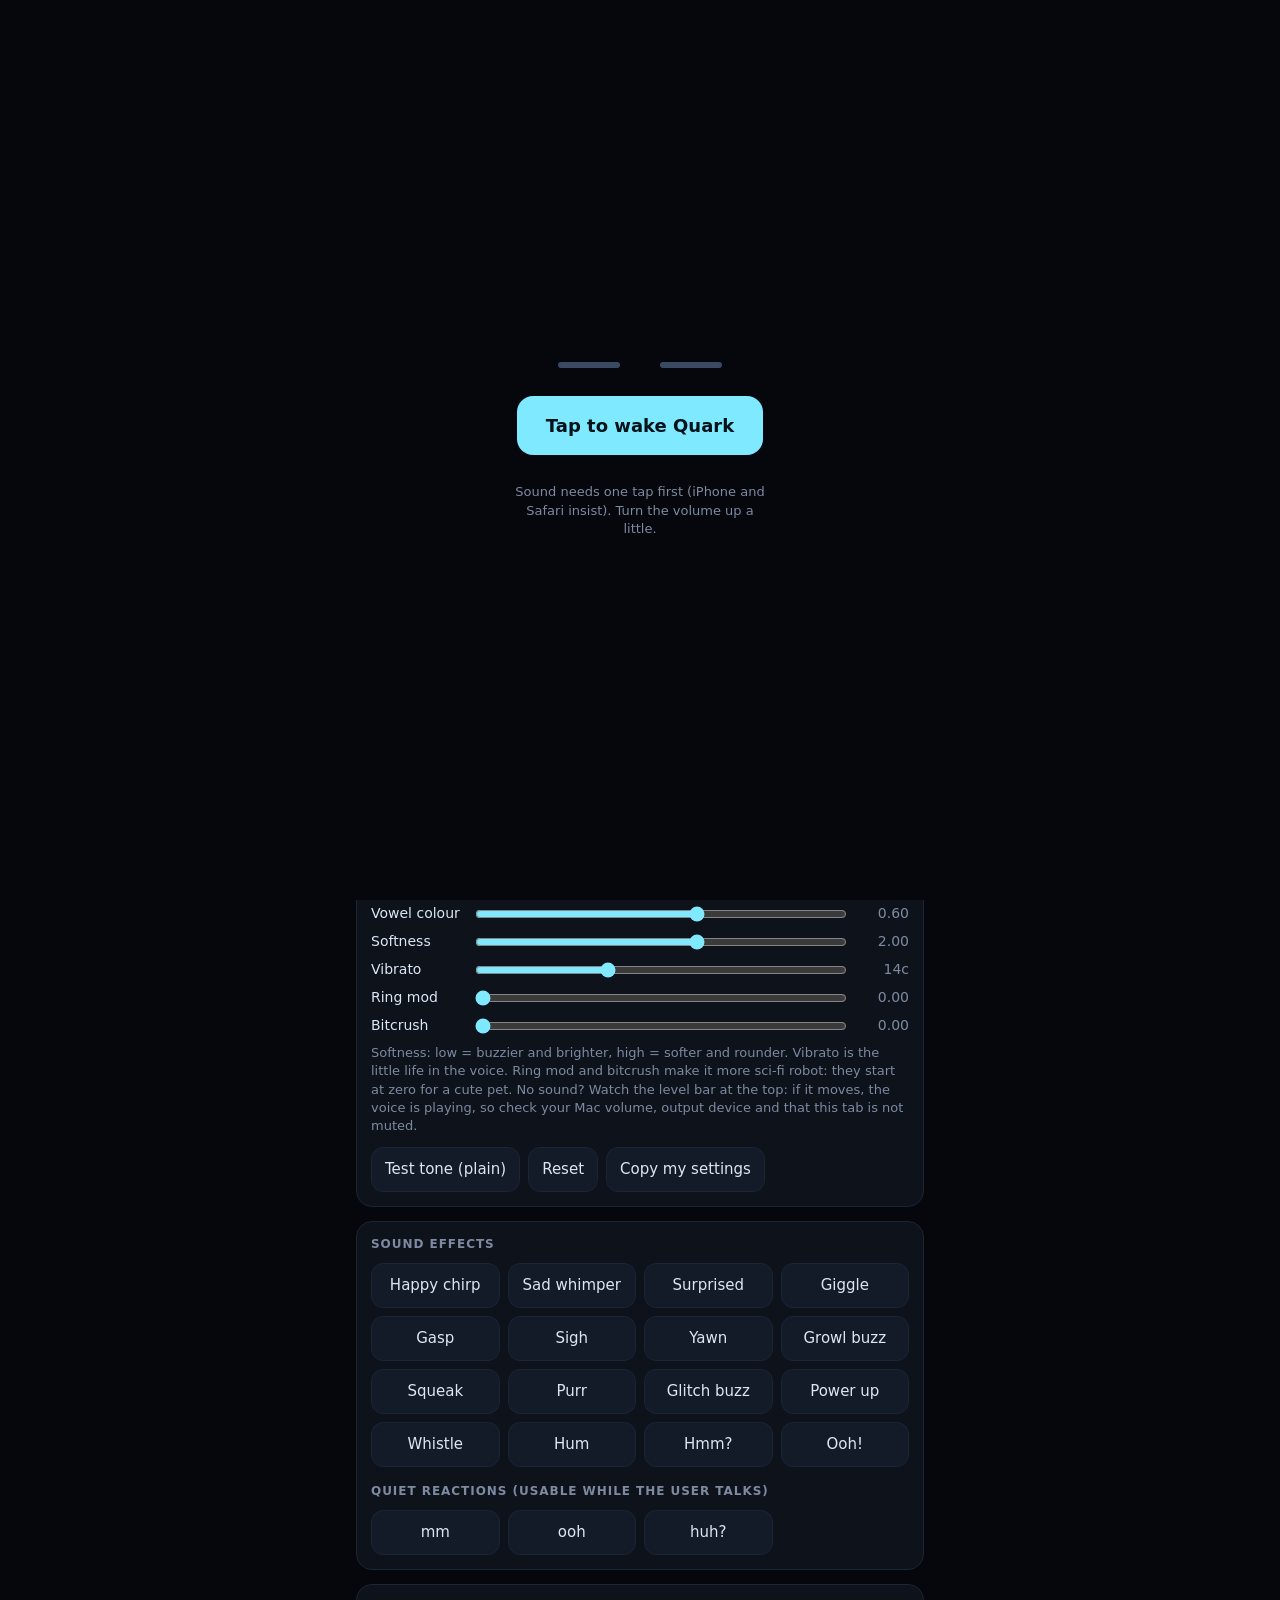
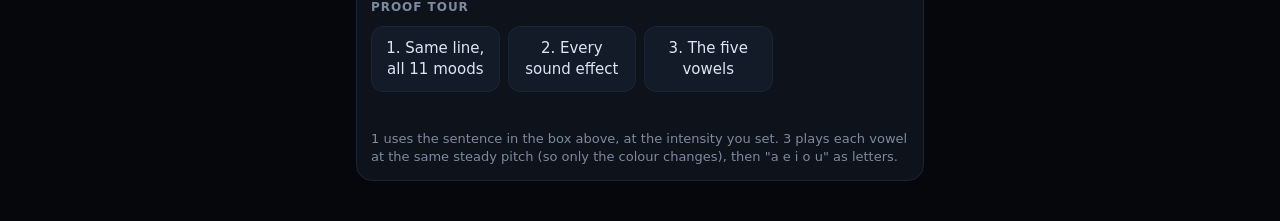
<file: voice-lab.html>
<!doctype html>
<html lang="en">
<head>
<meta charset="utf-8">
<meta name="viewport" content="width=device-width, initial-scale=1, viewport-fit=cover">
<meta name="theme-color" content="#05070c">
<title>Quark voice lab</title>
<style>
  :root {
    color-scheme: dark;
    --bg: #05070c; --card: #0d121b; --line: #1c2535; --text: #dbe6f5; --dim: #7d8aa0;
    --eye: #7fe9ff; --eye-glow: rgba(127, 233, 255, .55);
    --accent: #7fe9ff;
  }
  * { box-sizing: border-box; -webkit-tap-highlight-color: transparent; }
  html, body { margin: 0; background: var(--bg); color: var(--text); font: 15px/1.4 -apple-system, system-ui, "Segoe UI", Roboto, sans-serif; }
  body { padding: 0 16px calc(40px + env(safe-area-inset-bottom)); max-width: 600px; margin: 0 auto; }
  h1 { font-size: 15px; font-weight: 600; letter-spacing: .08em; text-transform: uppercase; color: var(--dim); margin: 18px 0 0; }
  h2 { font-size: 12px; font-weight: 600; letter-spacing: .08em; text-transform: uppercase; color: var(--dim); margin: 0 0 10px; }
  .card { background: var(--card); border: 1px solid var(--line); border-radius: 16px; padding: 14px; margin-top: 14px; }

  /* ---- the face ---- */
  .stage { position: relative; height: 210px; margin-top: 12px; border-radius: 20px; background: radial-gradient(120% 120% at 50% 40%, #0b111b, #05070c 70%); border: 1px solid var(--line); overflow: hidden; }
  .eyes { position: absolute; inset: 0; display: flex; align-items: center; justify-content: center; gap: 44px; transition: filter .2s; }
  .eye {
    width: var(--w, 58px); height: var(--h, 78px); border-radius: var(--r, 42%);
    background: var(--eye); box-shadow: 0 0 22px var(--eye-glow), 0 0 60px var(--eye-glow);
    transform: translateY(var(--dy, 0)) rotate(var(--rot, 0deg)) scaleY(var(--sy, 1)) scaleX(var(--sx, 1));
    transition: width .25s, height .25s, border-radius .25s, background .25s, box-shadow .25s;
  }
  .eye.r { --rot: var(--rotr, 0deg); }
  .eye.l { --rot: var(--rotl, 0deg); }
  .eyes.glitch { animation: glitch .12s steps(2) infinite; }
  @keyframes glitch { 0% { transform: translate(3px, -2px); filter: hue-rotate(40deg); } 100% { transform: translate(-4px, 2px); filter: hue-rotate(-60deg) contrast(1.4); } }
  .stage .tag { position: absolute; left: 12px; bottom: 10px; font-size: 12px; color: var(--dim); letter-spacing: .06em; }
  .stage.asleep .eye { --h: 5px !important; --w: 64px !important; --r: 6px !important; opacity: .55; }

  /* mood looks: size, shape, tilt and colour, so each mood is readable even with the sound off */
  .m-neutral  { }
  .m-happy    { --h: 52px; --r: 50% 50% 18% 18%; --eye: #8cf6e0; --eye-glow: rgba(140,246,224,.55); }
  .m-excited  { --h: 92px; --w: 62px; --eye: #ffe36b; --eye-glow: rgba(255,227,107,.6); }
  .m-sad      { --h: 56px; --r: 18% 18% 50% 50%; --rotl: -12deg; --rotr: 12deg; --dy: 8px; --eye: #7aa7ff; --eye-glow: rgba(122,167,255,.5); }
  .m-sulky    { --h: 30px; --r: 16%; --dy: 8px; --eye: #a799d6; --eye-glow: rgba(167,153,214,.4); }
  .m-angry    { --h: 62px; --r: 14%; --rotl: 14deg; --rotr: -14deg; --eye: #ff5a4d; --eye-glow: rgba(255,90,77,.6); }
  .m-sleepy   { --h: 18px; --r: 50%; --dy: 10px; --eye: #6f86a8; --eye-glow: rgba(111,134,168,.35); }
  .m-scared   { --h: 90px; --w: 46px; --eye: #d6ff86; --eye-glow: rgba(214,255,134,.55); }
  .m-shy      { --h: 46px; --w: 46px; --r: 50%; --dy: 10px; --eye: #ff9fd0; --eye-glow: rgba(255,159,208,.5); }
  .m-smug     { --h: 34px; --r: 12% 12% 50% 50%; --rotl: 4deg; --rotr: 4deg; --eye: #8cffb2; --eye-glow: rgba(140,255,178,.45); }
  .m-curious  { --h: 84px; --w: 56px; --rotr: -8deg; --eye: #8ae8ff; --eye-glow: rgba(138,232,255,.55); }
  .m-curious .eye.r { --sy: 1.12; --sx: 1.12; }

  /* ---- output meter: proves sound is leaving the page, even if you cannot hear it ---- */
  .meter { display: flex; align-items: center; gap: 10px; margin-top: 10px; font-size: 12px; color: var(--dim); }
  .meter .bar { flex: 0 0 38%; height: 8px; border-radius: 6px; background: #0b111b; border: 1px solid var(--line); overflow: hidden; }
  .meter .bar i { display: block; height: 100%; width: 0; background: var(--accent); transition: width .06s linear; }

  /* ---- subtitles ---- */
  .subs { min-height: 64px; margin-top: 12px; padding: 12px 14px; border-radius: 14px; background: #080c13; border: 1px solid var(--line); font-size: 20px; line-height: 1.35; display: flex; flex-wrap: wrap; gap: 0 .35em; align-content: flex-start; }
  .subs .w { color: var(--dim); animation: pop .18s ease-out; }
  .subs .w.now { color: #fff; text-shadow: 0 0 12px var(--eye-glow); }
  .subs .ghost { color: #3c475b; font-size: 14px; }
  @keyframes pop { from { transform: translateY(5px); opacity: 0; } to { transform: none; opacity: 1; } }

  /* ---- controls ---- */
  .row { display: flex; gap: 8px; align-items: center; }
  input[type=text], select { width: 100%; padding: 12px; border-radius: 12px; border: 1px solid var(--line); background: #080c13; color: var(--text); font: inherit; min-width: 0; }
  button { font: inherit; color: var(--text); background: #131b29; border: 1px solid var(--line); border-radius: 12px; padding: 11px 13px; cursor: pointer; touch-action: manipulation; }
  button:active { background: #1b2740; }
  button.primary { background: var(--accent); color: #04121a; border-color: transparent; font-weight: 600; white-space: nowrap; }
  button.primary:active { filter: brightness(.9); }
  .chips { display: flex; flex-wrap: wrap; gap: 8px; margin-top: 10px; }
  .chips button { padding: 8px 11px; border-radius: 999px; font-size: 14px; }
  .grid { display: grid; grid-template-columns: repeat(auto-fill, minmax(112px, 1fr)); gap: 8px; }
  .sl { display: grid; grid-template-columns: 92px 1fr 54px; gap: 10px; align-items: center; margin-top: 8px; font-size: 14px; }
  .sl output { text-align: right; color: var(--dim); font-variant-numeric: tabular-nums; }
  input[type=range] { width: 100%; accent-color: var(--accent); }
  label.l { display: block; font-size: 12px; color: var(--dim); margin: 12px 0 6px; }
  .now-playing { font-size: 14px; color: var(--accent); min-height: 20px; margin-top: 10px; }
  .hint { color: var(--dim); font-size: 13px; margin: 8px 0 0; }
  pre { margin: 10px 0 0; padding: 10px; background: #080c13; border: 1px solid var(--line); border-radius: 10px; color: var(--dim); font-size: 12px; overflow: auto; white-space: pre-wrap; }

  /* ---- wake screen ---- */
  .wake { position: fixed; inset: 0; z-index: 10; background: var(--bg); display: flex; flex-direction: column; align-items: center; justify-content: center; gap: 28px; transition: opacity .5s, visibility .5s; }
  .wake.gone { opacity: 0; visibility: hidden; pointer-events: none; }
  .wake .sleepeyes { display: flex; gap: 40px; }
  .wake .sleepeyes i { display: block; width: 62px; height: 6px; border-radius: 6px; background: #3a4a63; }
  .wake button { font-size: 18px; padding: 16px 28px; border-radius: 16px; }
  .wake p { margin: 0; color: var(--dim); font-size: 13px; max-width: 260px; text-align: center; }
</style>
</head>
<body>

<div class="wake" id="wake">
  <div class="sleepeyes"><i></i><i></i></div>
  <button class="primary" id="wakeBtn">Tap to wake Quark</button>
  <p>Sound needs one tap first (iPhone and Safari insist). Turn the volume up a little.</p>
</div>

<h1>Quark voice lab</h1>

<div class="stage asleep" id="stage">
  <div class="eyes m-neutral" id="eyes"><div class="eye l"></div><div class="eye r"></div></div>
  <div class="tag" id="faceTag">asleep</div>
</div>
<div class="meter" id="meterBox"><div class="bar"><i id="meterBar"></i></div><span id="audioStatus">audio: asleep</span></div>
<div class="subs" id="subs"><span class="ghost">Words show up here as they are said.</span></div>

<div class="card">
  <h2>Say something</h2>
  <div class="row">
    <input type="text" id="text" value="Hi! I missed you!" autocomplete="off" enterkeyhint="go" aria-label="Text to speak">
    <button class="primary" id="speak">Speak</button>
    <button id="stopBtn" aria-label="Stop">Stop</button>
  </div>
  <div class="chips" id="presets"></div>

  <label class="l" for="style">Voice style</label>
  <select id="style">
    <option value="voice">Pet voice (light, soft, talks like a little creature)</option>
    <option value="chirp">Chirps (one beep per letter, the first version)</option>
  </select>

  <label class="l" for="mood">Mood</label>
  <select id="mood"></select>
  <div class="sl"><span>Intensity</span><input type="range" id="intensity" min="0" max="100" step="1" value="70"><output id="o-intensity">70</output></div>
</div>

<div class="card">
  <h2>Tune the voice</h2>
  <div class="sl"><span>Pitch (Hz)</span><input type="range" id="pitch" min="200" max="1200" step="5" value="520"><output></output></div>
  <div class="sl"><span>Speed</span><input type="range" id="speed" min="0.5" max="2" step="0.05" value="1"><output></output></div>
  <div class="sl"><span>Volume</span><input type="range" id="volume" min="0" max="0.5" step="0.01" value="0.18"><output></output></div>
  <div class="sl"><span>Vowel colour</span><input type="range" id="formant" min="0" max="1" step="0.01" value="0.6"><output></output></div>
  <div class="sl"><span>Softness</span><input type="range" id="softness" min="0.8" max="2.8" step="0.05" value="2"><output></output></div>
  <div class="sl"><span>Vibrato</span><input type="range" id="vibrato" min="0" max="40" step="1" value="14"><output></output></div>
  <div class="sl"><span>Ring mod</span><input type="range" id="ring" min="0" max="1" step="0.01" value="0"><output></output></div>
  <div class="sl"><span>Bitcrush</span><input type="range" id="crush" min="0" max="1" step="0.01" value="0"><output></output></div>
  <p class="hint" id="styleHint">Softness: low = buzzier and brighter, high = softer and rounder. Vibrato is the little life in the voice. Ring mod and bitcrush make it more sci-fi robot: they start at zero for a cute pet. No sound? Watch the level bar at the top: if it moves, the voice is playing, so check your Mac volume, output device and that this tab is not muted.</p>
  <div class="row" style="margin-top:12px">
    <button id="testTone">Test tone (plain)</button>
    <button id="reset">Reset</button>
    <button id="copy">Copy my settings</button>
  </div>
  <pre id="dump" hidden></pre>
</div>

<div class="card">
  <h2>Sound effects</h2>
  <div class="grid" id="fx"></div>
  <h2 style="margin-top:16px">Quiet reactions (usable while the user talks)</h2>
  <div class="grid" id="bc"></div>
</div>

<div class="card">
  <h2>Proof tour</h2>
  <div class="grid">
    <button id="tourMoods">1. Same line, all 11 moods</button>
    <button id="tourFx">2. Every sound effect</button>
    <button id="tourVowels">3. The five vowels</button>
  </div>
  <div class="now-playing" id="nowPlaying"></div>
  <p class="hint">1 uses the sentence in the box above, at the intensity you set. 3 plays each vowel at the same steady pitch (so only the colour changes), then "a e i o u" as letters.</p>
</div>

<script type="module">
import { createRobotVoice, MOOD_NAMES, splitSentences } from './js/robotvoice.js';

const $ = (id) => document.getElementById(id);
const voice = createRobotVoice();
const D = JSON.parse(JSON.stringify(voice.config));                      // the defaults, for Reset

// ---------------------------------------------------------------- the face
const stage = $('stage'), eyes = $('eyes'), tag = $('faceTag');
const eyeEls = [...eyes.querySelectorAll('.eye')];
let talkUntil = 0, bump = 0, blinkAt = performance.now() + 2500, blinkEnd = 0;

function setLook(mood) {
  eyes.className = `eyes m-${mood}`;
  tag.textContent = stage.classList.contains('asleep') ? 'asleep' : mood;
}
function faceTalk(ms, mood = null) {
  if (mood) setLook(mood);
  talkUntil = performance.now() + ms;
}
function frame(now) {
  let sy = 1, dy = 0;
  if (now < talkUntil) {                                                  // talking: the eyes pulse in time with the chirps
    bump *= 0.9;
    sy = 1 - 0.14 * Math.abs(Math.sin(now / 62)) - 0.1 * bump;
    dy = -2 * Math.sin(now / 90);
  } else bump = 0;
  if (now > blinkAt) { blinkEnd = now + 110; blinkAt = now + 2200 + Math.random() * 3200; }
  if (now < blinkEnd) sy *= 0.08;
  for (const e of eyeEls) { e.style.setProperty('--sy', sy.toFixed(3)); e.style.setProperty('--dy', `${dy.toFixed(1)}px`); }
  requestAnimationFrame(frame);
}
requestAnimationFrame(frame);

// ---------------------------------------------------------------- subtitles
const subs = $('subs');
function subsClear() { subs.innerHTML = ''; }
function subsWord(word) {
  subs.querySelectorAll('.now').forEach((n) => n.classList.remove('now'));
  const s = document.createElement('span');
  s.className = 'w now'; s.textContent = word;
  subs.appendChild(s);
}
function subsDone() { subs.querySelectorAll('.now').forEach((n) => n.classList.remove('now')); }

// ---------------------------------------------------------------- controls
const moodSel = $('mood');
MOOD_NAMES.forEach((m) => { const o = document.createElement('option'); o.value = m; o.textContent = m; moodSel.appendChild(o); });
moodSel.value = 'neutral';

const sliders = {
  pitch:   { el: $('pitch'),   set: (v) => { voice.config.pitch = v; }, fmt: (v) => Math.round(v) },
  speed:   { el: $('speed'),   set: (v) => { voice.config.speed = v; }, fmt: (v) => v.toFixed(2) },
  volume:  { el: $('volume'),  set: (v) => { voice.config.volume = v; }, fmt: (v) => v.toFixed(2) },
  formant: { el: $('formant'), set: (v) => { voice.config.formant.amount = v; }, fmt: (v) => v.toFixed(2) },
  softness: { el: $('softness'), set: (v) => { voice.config.voice.softness = v; }, fmt: (v) => v.toFixed(2) },
  vibrato: { el: $('vibrato'), set: (v) => { voice.config.voice.vibrato = v; }, fmt: (v) => Math.round(v) + 'c' },
  ring:    { el: $('ring'),    set: (v) => { voice.config.ringMod.amount = v; }, fmt: (v) => v.toFixed(2) },
  crush:   { el: $('crush'),   set: (v) => { voice.config.bitcrush.amount = v; }, fmt: (v) => v.toFixed(2) },
};
for (const s of Object.values(sliders)) {
  const out = s.el.parentElement.querySelector('output');
  const sync = () => { const v = parseFloat(s.el.value); s.set(v); out.textContent = s.fmt(v); };
  s.el.addEventListener('input', sync); sync();
}
$('intensity').addEventListener('input', () => { $('o-intensity').textContent = $('intensity').value; });

// the voice style: the shared effects (ring mod, crush) have different defaults for each, so the sliders follow the style
const styleSel = $('style');
function syncSlidersToConfig() {
  const c = voice.config;
  sliders.pitch.el.value = c.pitch; sliders.speed.el.value = c.speed; sliders.volume.el.value = c.volume; sliders.formant.el.value = c.formant.amount;
  sliders.softness.el.value = c.voice.softness; sliders.vibrato.el.value = c.voice.vibrato; sliders.ring.el.value = c.ringMod.amount; sliders.crush.el.value = c.bitcrush.amount;
  for (const s of Object.values(sliders)) s.el.dispatchEvent(new Event('input'));
}
styleSel.addEventListener('change', () => { voice.setStyle(styleSel.value); syncSlidersToConfig(); try { localStorage.setItem('quark-voice-style', styleSel.value); } catch { /* fine */ } });
try { const saved = localStorage.getItem('quark-voice-style'); if (saved === 'chirp' || saved === 'voice') { styleSel.value = saved; voice.setStyle(saved); } } catch { /* fine */ }
syncSlidersToConfig();

const opts = () => ({
  mood: moodSel.value, intensity: +$('intensity').value,
  pitch: +$('pitch').value, speed: +$('speed').value, volume: +$('volume').value,
});

// ---------------------------------------------------------------- speaking
let token = 0;                                                            // bumped to cancel a proof tour
function ensure() { voice.unlock(); }

/** Speak with subtitles and the face. Returns { ms, done } so the tours can wait for the end. */
function say(text, o = opts()) {
  ensure();
  const sentences = splitSentences(text);
  setLook(o.mood);
  subsClear();
  const handlers = {
    onWord: (w) => { bump = 1; subsWord(w); },
    onEnd: () => { subsDone(); },
  };
  if (sentences.length > 1) {
    const q = voice.speakQueue(sentences, { ...o, ...handlers });
    faceTalk(q.ms);
    return { ms: q.ms, done: q.done };
  }
  const ms = voice.robotSpeak(text, { ...o, ...handlers, onStart: () => faceTalk(ms) });
  faceTalk(ms);
  return { ms, done: new Promise((r) => setTimeout(r, ms)) };
}

$('speak').addEventListener('click', () => { token++; say($('text').value || 'Hi!'); });
$('text').addEventListener('keydown', (e) => { if (e.key === 'Enter') $('speak').click(); });
$('stopBtn').addEventListener('click', () => { token++; voice.stop(); talkUntil = 0; subsDone(); $('nowPlaying').textContent = ''; });

const PRESETS = ['Hi! I missed you!', 'Ow! That hurt!', 'Want to play a game?', "Hmph. I'm not talking to you."];
const PRESET_MOOD = { 'Hi! I missed you!': 'happy', 'Ow! That hurt!': 'angry', 'Want to play a game?': 'curious', "Hmph. I'm not talking to you.": 'sulky' };
for (const p of PRESETS) {
  const b = document.createElement('button');
  b.textContent = p;
  b.addEventListener('click', () => { token++; $('text').value = p; moodSel.value = PRESET_MOOD[p]; say(p); });
  $('presets').appendChild(b);
}

// ---------------------------------------------------------------- sound effects
const FX = [
  ['happyChirp', 'Happy chirp', 'happy'], ['sadWhimper', 'Sad whimper', 'sad'], ['surprised', 'Surprised', 'excited'], ['giggle', 'Giggle', 'happy'],
  ['gasp', 'Gasp', 'scared'], ['sigh', 'Sigh', 'sad'], ['yawn', 'Yawn', 'sleepy'], ['growlBuzz', 'Growl buzz', 'angry'],
  ['squeak', 'Squeak', 'shy'], ['purr', 'Purr', 'happy'], ['glitchBuzz', 'Glitch buzz', 'scared'], ['powerUp', 'Power up', 'excited'],
  ['whistle', 'Whistle', 'happy'], ['hum', 'Hum', 'smug'], ['hmm', 'Hmm?', 'curious'], ['ooh', 'Ooh!', 'curious'],
];
function playFx(name, mood) {
  ensure();
  subsClear();
  const ms = voice.effects[name]();
  setLook(mood); faceTalk(ms);
  if (name === 'glitchBuzz') { eyes.classList.add('glitch'); setTimeout(() => eyes.classList.remove('glitch'), ms); }
  return ms;
}
for (const [name, label, mood] of FX) {
  const b = document.createElement('button');
  b.textContent = label; b.dataset.fx = name;
  b.addEventListener('click', () => { token++; playFx(name, mood); });
  $('fx').appendChild(b);
}
for (const [type, label] of [['mm', 'mm'], ['ooh', 'ooh'], ['huh', 'huh?']]) {
  const b = document.createElement('button');
  b.textContent = label;
  b.addEventListener('click', () => { ensure(); const ms = voice.backchannel(type); faceTalk(ms); });
  $('bc').appendChild(b);
}

// ---------------------------------------------------------------- proof tours
const wait = (ms) => new Promise((r) => setTimeout(r, ms));
const np = $('nowPlaying');
async function tour(items, gap = 650) {
  const my = ++token;
  for (let i = 0; i < items.length; i++) {
    if (token !== my) return;
    const it = items[i];
    np.textContent = `${i + 1}/${items.length}: ${it.label}`;
    const ms = await it.play();
    await wait(ms + gap);
  }
  if (token === my) np.textContent = 'Done.';
}

$('tourMoods').addEventListener('click', () => {
  ensure();
  const line = $('text').value || 'Hi! I missed you!';
  const o = opts();
  tour(MOOD_NAMES.map((m) => ({ label: `"${line}" as ${m}`, play: () => say(line, { ...o, mood: m, intensity: m === 'neutral' ? o.intensity : Math.max(o.intensity, 80) }).ms })), 800);
});
$('tourFx').addEventListener('click', () => {
  ensure();
  tour(FX.map(([name, label, mood]) => ({ label: label, play: () => (name === 'purr' ? playFx(name, mood) : playFx(name, mood)) })), 500);
});
$('tourVowels').addEventListener('click', () => {
  ensure();
  const items = [...'aeiou'].map((v) => ({
    label: `vowel "${v}", same pitch`,
    play: () => { subsClear(); subsWord(v); const ms = voice.effects.vowel(v); faceTalk(ms); return ms; },
  }));
  items.push({ label: 'as letters: a e i o u', play: () => say('a e i o u', { ...opts(), mood: 'neutral' }).ms });
  tour(items, 450);
});

// ---------------------------------------------------------------- misc
$('reset').addEventListener('click', () => {
  voice.setStyle(styleSel.value);                                         // back to that style's own defaults
  voice.config.formant.amount = D.formant.amount; voice.config.voice.softness = D.voice.softness; voice.config.voice.vibrato = D.voice.vibrato;
  voice.config.pitch = D.pitch; voice.config.speed = D.speed; voice.config.volume = D.volume;
  syncSlidersToConfig();
  $('intensity').value = 70; $('intensity').dispatchEvent(new Event('input')); moodSel.value = 'neutral';
});
$('copy').addEventListener('click', async () => {
  const json = JSON.stringify({ mood: moodSel.value, intensity: +$('intensity').value, pitch: voice.config.pitch, speed: voice.config.speed, volume: voice.config.volume,
    vowelColour: voice.config.formant.amount, softness: voice.config.voice.softness, vibrato: voice.config.voice.vibrato,
    ringMod: voice.config.ringMod.amount, bitcrush: voice.config.bitcrush.amount, style: voice.config.style }, null, 2);
  const d = $('dump'); d.hidden = false; d.textContent = json;
  try { await navigator.clipboard.writeText(json); d.textContent = json + '\n\n(copied)'; } catch { /* the text is on screen */ }
});

document.addEventListener('visibilitychange', () => { if (document.visibilityState === 'visible' && voice.context) voice.context.resume().catch(() => {}); });

// ---------------------------------------------------------------- output meter, test tone, and (with ?diag=1) a self-test that reports what it measured
const meterBar = $('meterBar'), audioStatus = $('audioStatus');
let peakSinceTap = 0;
(function meter() {
  const c = voice.context;
  if (c) {
    const l = voice.level();
    peakSinceTap = Math.max(peakSinceTap, l.peak);
    meterBar.style.width = Math.min(100, Math.round(Math.sqrt(l.rms) * 160)) + '%';
    audioStatus.textContent = `audio: ${c.state} · ${c.sampleRate} Hz · loudest so far ${peakSinceTap.toFixed(2)}`;
  }
  requestAnimationFrame(meter);
})();

/** A plain 440 Hz tone straight to the speakers, bypassing the whole voice: if you hear this, your sound works. */
function testTone() {
  voice.unlock();
  const c = voice.context, o = c.createOscillator(), g = c.createGain();
  o.frequency.value = 440; g.gain.setValueAtTime(0.0001, c.currentTime); g.gain.linearRampToValueAtTime(0.12, c.currentTime + 0.03); g.gain.linearRampToValueAtTime(0.0001, c.currentTime + 0.5);
  o.connect(g); g.connect(c.destination); o.start(); o.stop(c.currentTime + 0.55);
  return o;
}
$('testTone').addEventListener('click', () => { token++; testTone(); });

const DIAG = new URLSearchParams(location.search).has('diag');
const diag = (tag, obj = {}) => { if (!DIAG) return; try { new Image().src = 'http://127.0.0.1:5399/d?' + encodeURIComponent(JSON.stringify({ tag, ...obj })); } catch { /* the listener is not running */ } };
if (DIAG) {
  window.addEventListener('error', (e) => diag('error', { msg: e.message, at: (e.filename || '').split('/').pop() + ':' + e.lineno }));
  window.addEventListener('unhandledrejection', (e) => diag('rejection', { msg: String(e.reason && e.reason.stack || e.reason) }));
  diag('load', { ua: navigator.userAgent, brave: !!navigator.brave, style: voice.config.style });
}
async function selfTest() {
  const wait = (ms) => new Promise((r) => setTimeout(r, ms));
  const c = voice.context, R = { state: c.state, rate: c.sampleRate, baseLatency: c.baseLatency, outLatency: c.outputLatency };
  try {
    const nb = c.createBuffer(1, 2048, c.sampleRate), d = nb.getChannelData(0); for (let i = 0; i < d.length; i++) d[i] = i % 2 ? 0.5 : -0.5;
    R.bufferKeepsWrites = Math.abs(nb.getChannelData(0)[1] - 0.5) < 1e-6;                      // false would mean the browser hands out copies (anti-fingerprinting)
    const nb2 = c.createBuffer(1, 2048, c.sampleRate); nb2.copyToChannel(Float32Array.from(d), 0);
    R.copyToChannelWorks = Math.abs(nb2.getChannelData(0)[1] - 0.5) < 0.01;                    // the safe way to fill a buffer
  } catch (e) { R.bufferErr = String(e); }
  const peak = async (ms) => { let p = 0, r = 0; const t0 = performance.now(); while (performance.now() - t0 < ms) { const l = voice.level(); p = Math.max(p, l.peak); r = Math.max(r, l.rms); await wait(20); } return { peak: +p.toFixed(4), rms: +r.toFixed(4) }; };
  try {
    const raw = c.createAnalyser(), o = c.createOscillator(), g = c.createGain(); g.gain.value = 0.1; o.connect(g); g.connect(raw); raw.connect(c.destination); o.start(); o.stop(c.currentTime + 0.4);
    const buf = new Float32Array(raw.fftSize); let rp = 0; const t0 = performance.now(); while (performance.now() - t0 < 350) { raw.getFloatTimeDomainData(buf); for (const v of buf) rp = Math.max(rp, Math.abs(v)); await wait(20); }
    R.rawToneAtAnalyser = +rp.toFixed(4);
  } catch (e) { R.rawErr = String(e); }
  try { const ms = voice.robotSpeak('Hi! I missed you!', { mood: 'neutral' }); R.speakMs = ms; R.voice = await peak(ms + 200); } catch (e) { R.speakErr = String(e && e.stack || e); }
  try { const ms = voice.effects.giggle(); R.giggle = await peak(ms + 150); } catch (e) { R.fxErr = String(e && e.stack || e); }
  try { voice.style; voice.setStyle('chirp'); const ms = voice.robotSpeak('Hi! I missed you!', { mood: 'neutral' }); R.chirp = await peak(ms + 200); voice.setStyle(styleSel.value); } catch (e) { R.chirpErr = String(e); }
  R.stateAfter = c.state;
  diag('selftest', R);
  return R;
}

// ---------------------------------------------------------------- wake
$('wakeBtn').addEventListener('click', () => {
  if (!voice.unlock()) { $('wakeBtn').textContent = 'This browser has no Web Audio'; return; }
  $('wake').classList.add('gone');
  stage.classList.remove('asleep');
  setLook('neutral');
  const ms = voice.effects.powerUp();
  faceTalk(ms, 'excited');
  setTimeout(() => setLook('neutral'), ms + 100);
  if (DIAG) setTimeout(() => { selfTest(); }, ms + 600);
});

window.lab = { voice, say, playFx, tour, token: () => token, sliders, styleSel };
</script>
</body>
</html>
</file>
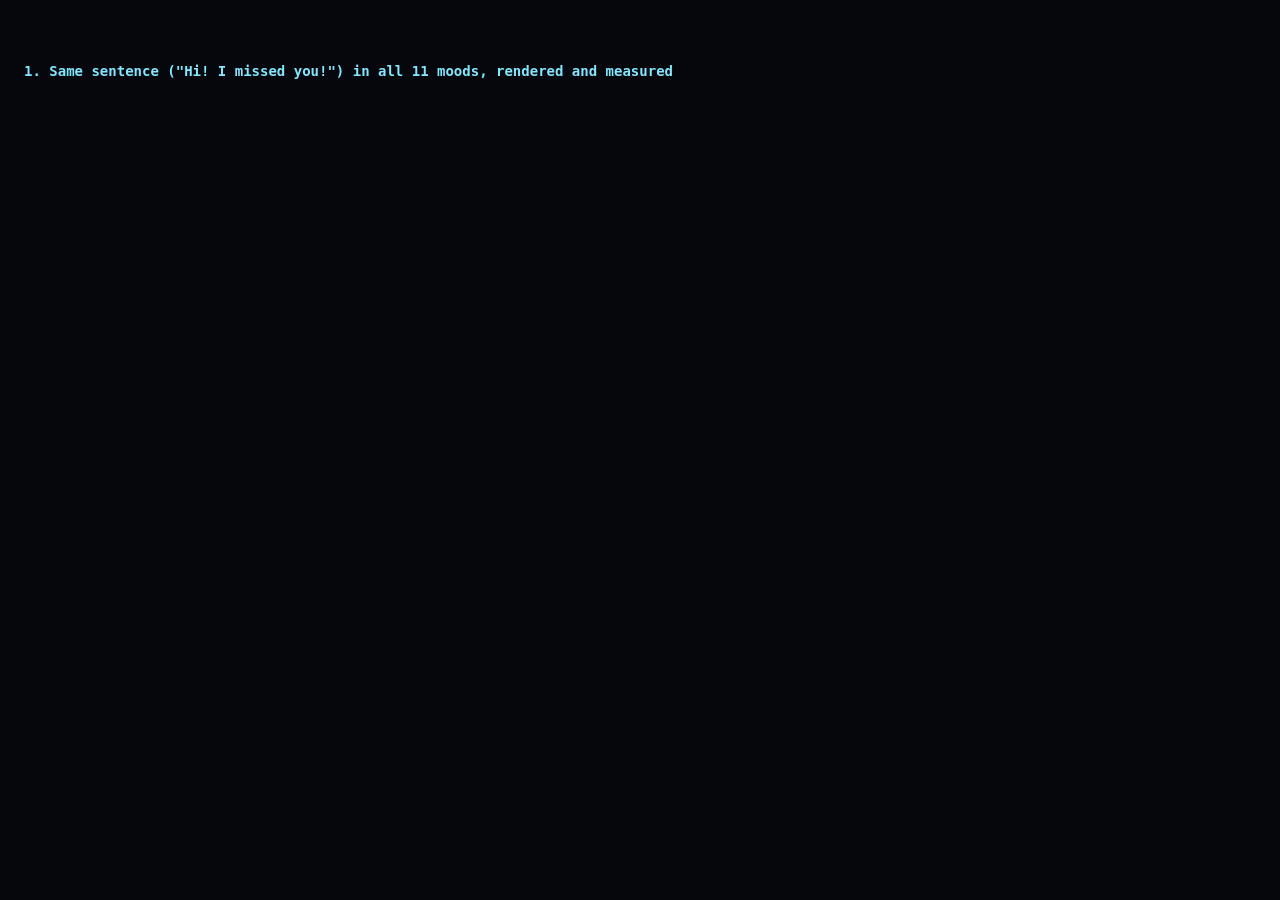
<file: tests/voice-offline.html>
<!doctype html>
<html lang="en">
<head>
<meta charset="utf-8">
<title>Quark voice: offline measurements</title>
<style>body{background:#05070c;color:#cfe0f5;font:13px/1.45 ui-monospace,Menlo,monospace;padding:16px;white-space:pre-wrap}.ok{color:#7be28a}.bad{color:#ff6b6b}h2{color:#7fe9ff;font-size:14px;margin:18px 0 6px}</style>
</head>
<body>
<div id="out">running…</div>
<script type="module">
// Renders the synth through the real Web Audio graph in an OfflineAudioContext (no speakers needed) and measures the result.
// Everything is deterministic: Math.random is replaced by a seeded generator while rendering.
import { createRobotVoice, MOOD_NAMES, moodParams, letterSemis, VOICE_CONFIG } from '../js/robotvoice.js';

const SR = 44100;
const STYLE = new URLSearchParams(location.search).get('style') === 'chirp' ? 'chirp' : 'voice';      // which voice engine is under test
const out = document.getElementById('out');
const lines = [];
const results = { done: false, checks: [], tables: {} };
window.__voice = results;
const log = (s = '') => { lines.push(s); out.innerHTML = lines.join('\n'); };
const h2 = (s) => log(`<h2>${s}</h2>`);
function check(name, pass, detail = '') {
  results.checks.push({ name, pass: !!pass, detail });
  log(`<span class="${pass ? 'ok' : 'bad'}">${pass ? 'PASS' : 'FAIL'}</span>  ${name}${detail ? '  — ' + detail : ''}`);
}

// ---- deterministic randomness
function mulberry32(a) { return () => { a |= 0; a = (a + 0x6D2B79F5) | 0; let t = Math.imul(a ^ (a >>> 15), 1 | a); t = (t + Math.imul(t ^ (t >>> 7), 61 | t)) ^ t; return ((t ^ (t >>> 14)) >>> 0) / 4294967296; }; }
const realRandom = Math.random;

async function render(secs, fn, cfg) {
  Math.random = mulberry32(12345);
  const ctx = new OfflineAudioContext(1, Math.ceil(SR * secs), SR);
  const v = createRobotVoice({ ctx, offline: true });
  v.setStyle(STYLE);
  if (cfg) cfg(v.config);
  const ret = fn(v);
  const buf = await ctx.startRendering();
  return { x: buf.getChannelData(0), ret, v };
}

// ---- DSP helpers
function fft(re, im) {
  const n = re.length;
  for (let i = 1, j = 0; i < n; i++) {
    let bit = n >> 1;
    for (; j & bit; bit >>= 1) j ^= bit;
    j ^= bit;
    if (i < j) { [re[i], re[j]] = [re[j], re[i]]; [im[i], im[j]] = [im[j], im[i]]; }
  }
  for (let len = 2; len <= n; len <<= 1) {
    const ang = -2 * Math.PI / len, wr = Math.cos(ang), wi = Math.sin(ang), half = len >> 1;
    for (let i = 0; i < n; i += len) {
      let cr = 1, ci = 0;
      for (let k = 0; k < half; k++) {
        const a = i + k, b = a + half;
        const vr = re[b] * cr - im[b] * ci, vi = re[b] * ci + im[b] * cr;
        re[b] = re[a] - vr; im[b] = im[a] - vi; re[a] += vr; im[a] += vi;
        const nc = cr * wr - ci * wi; ci = cr * wi + ci * wr; cr = nc;
      }
    }
  }
}
function magnitude(x, start, n) {                                          // Hann-windowed magnitude spectrum, n/2 bins
  const re = new Float64Array(n), im = new Float64Array(n);
  for (let i = 0; i < n; i++) re[i] = (x[start + i] || 0) * (0.5 - 0.5 * Math.cos(2 * Math.PI * i / (n - 1)));
  fft(re, im);
  const m = new Float64Array(n / 2);
  for (let i = 0; i < m.length; i++) m[i] = Math.hypot(re[i], im[i]);
  return m;
}
const quant = (arr, q) => { if (!arr.length) return NaN; const s = [...arr].sort((a, b) => a - b); return s[Math.min(s.length - 1, Math.floor(q * s.length))]; };
const mean = (a) => a.reduce((s, v) => s + v, 0) / (a.length || 1);
const db = (v) => 20 * Math.log10(Math.max(v, 1e-9));
const peakOf = (x) => { let p = 0; for (let i = 0; i < x.length; i++) { const a = Math.abs(x[i]); if (a > p) p = a; } return p; };

function pitchTrack(x, hop = 441, win = 1536) {
  const frames = [];
  for (let s = 0; s + win + 300 <= x.length; s += hop) {
    let e0 = 0;
    for (let j = 0; j < win; j++) e0 += x[s + j] * x[s + j];
    const rms = Math.sqrt(e0 / win);
    const f = { t: (s + win / 2) / SR, rms, f: 0 };
    if (rms > 0.004) {
      const r = new Float64Array(301);                                      // lags 12..300 = 147 Hz to 3.7 kHz
      let best = 0;
      for (let lag = 12; lag <= 300; lag++) {
        let c = 0, e1 = 0;
        for (let j = 0; j < win; j++) { c += x[s + j] * x[s + j + lag]; e1 += x[s + j + lag] * x[s + j + lag]; }
        r[lag] = c / Math.sqrt(e0 * e1 + 1e-12);
        if (r[lag] > best) best = r[lag];
      }
      if (best > 0.55) {
        let lag = 12;
        while (lag <= 300 && r[lag] < best * 0.92) lag++;                  // the shortest lag that is nearly as good: avoids octave-down errors
        while (lag < 300 && r[lag + 1] > r[lag]) lag++;
        f.f = SR / lag;
      }
    }
    frames.push(f);
  }
  return frames;
}

function features(x) {
  const frames = pitchTrack(x);
  const voiced = frames.filter((f) => f.f);
  const st = voiced.map((f) => 12 * Math.log2(f.f / 440));
  let first = 0, last = x.length - 1;
  while (first < x.length && Math.abs(x[first]) < 0.004) first++;
  while (last > 0 && Math.abs(x[last]) < 0.004) last--;
  const durMs = Math.max(0, (last - first) / SR * 1000);
  // chirps per second: rising edges of a smoothed envelope
  const w = Math.round(SR * 0.004), env = new Float32Array(Math.floor(x.length / w));
  for (let i = 0; i < env.length; i++) { let s = 0; for (let j = 0; j < w; j++) s += Math.abs(x[i * w + j]); env[i] = s / w; }
  const mx = Math.max(...env), hi = mx * 0.2, lo = mx * 0.08;
  let on = 0, up = false;
  for (const v of env) { if (!up && v > hi) { up = true; on++; } else if (up && v < lo) up = false; }
  // brightness over the sounding part
  const N = 2048, avg = new Float64Array(N / 2);
  let nfr = 0;
  for (let s = first; s + N < last; s += 1024) { const m = magnitude(x, s, N); for (let i = 0; i < avg.length; i++) avg[i] += m[i]; nfr++; }
  let num = 0, den = 0, hf = 0;
  for (let i = 1; i < avg.length; i++) { const f = i * SR / N, e = avg[i] * avg[i]; num += f * e; den += e; if (f > 2000) hf += e; }
  // loudness drift: last third vs first third of the sounding part
  const rmsOf = (a, b) => { let s = 0; for (let i = a; i < b; i++) s += x[i] * x[i]; return Math.sqrt(s / Math.max(1, b - a)); };
  // loudness drift: how loud the loud notes are in the last third vs the first third (95th percentile of the envelope, so pauses and quiet consonants don't count)
  const e0 = Math.floor(first / w), e1 = Math.floor(last / w), eThird = Math.floor((e1 - e0) / 3);
  const p95 = (a, b) => quant(Array.from(env.slice(a, b)), 0.95);
  const drift = db(p95(e1 - eThird, e1)) - db(p95(e0, e0 + eThird));
  // flatness of the averaged spectrum between 300 Hz and 6 kHz: 0 = a few clean tones, 1 = noise. Harsh, buzzy sounds are flatter.
  let lg = 0, ar = 0, nb = 0;
  for (let i = Math.floor(300 * N / SR); i < Math.floor(6000 * N / SR); i++) { const pw = avg[i] * avg[i] + 1e-12; lg += Math.log(pw); ar += pw; nb++; }
  const flatness = Math.exp(lg / nb) / (ar / nb);
  // pitch movement at the very end: median of the last 3 voiced frames minus the 3 before them
  // how the very end moves: the last 80 ms of pitch against the stretch 380-180 ms before it
  const T = voiced.length ? voiced[voiced.length - 1].t : 0;
  const endHz = quant(voiced.filter((f) => f.t > T - 0.08).map((f) => f.f), 0.5), beforeHz = quant(voiced.filter((f) => f.t < T - 0.18 && f.t > T - 0.38).map((f) => f.f), 0.5);
  const endSlope = Number.isFinite(endHz / beforeHz) ? 12 * Math.log2(endHz / beforeHz) : 0;
  return {
    pitchHz: 440 * Math.pow(2, quant(st, 0.5) / 12), pitchSpread: quant(st, 0.9) - quant(st, 0.1), durMs, chirpsPerSec: on / (durMs / 1000),
    centroid: num / den, hfShare: hf / den, rmsDb: db(rmsOf(first, last)), driftDb: drift, flatness, endSlope, peak: peakOf(x),
  };
}

/** Pitch over time from the timing of rising zero crossings (interpolated between samples): accurate to a few cents on a clean wave. */
function crossingSeries(x) {
  const t = [], amp = [];
  let peak = 0, lastI = 0;
  for (let i = 1; i < x.length; i++) {
    const a = Math.abs(x[i]); if (a > peak) peak = a;
    if (x[i - 1] < 0 && x[i] >= 0 && x[i] - x[i - 1] > 1e-5) {
      t.push((i - 1 + (-x[i - 1]) / (x[i] - x[i - 1])) / SR);
      let m = 0; for (let j = lastI; j < i; j++) m = Math.max(m, Math.abs(x[j]));
      amp.push(m); lastI = i;
    }
  }
  const pts = [];
  for (let k = 1; k < t.length; k++) {
    const f = 1 / (t[k] - t[k - 1]);
    if (f > 100 && f < 4500) pts.push({ t: (t[k] + t[k - 1]) / 2, st: 12 * Math.log2(f / 440), amp: amp[k] / peak });
  }
  return pts;
}
const CLEAN = (c) => { c.formant.amount = 0; c.ringMod.amount = 0; c.bitcrush.amount = 0; c.space.mix = 0; c.space.feedback = 0; c.lowpass = 12000; };

/**
 * One long vowel (only the chirp itself, not any ending lift): how far its pitch glides (semitones, end minus start) and how much it
 * wobbles (rms cents around a straight glide). Stray crossings are rejected against the median of their neighbours.
 */
function glideStats(x, t0, t1) {
  const pts = crossingSeries(x).filter((p) => p.amp > 0.4 && p.t >= t0 && p.t <= t1);
  if (pts.length < 8) return { glide: 0, wobble: 0, n: pts.length };
  const keep = pts.filter((p, i) => Math.abs(p.st - quant(pts.slice(Math.max(0, i - 4), i + 5).map((q) => q.st), 0.5)) < 1.5);
  const mt = mean(keep.map((p) => p.t)), my = mean(keep.map((p) => p.st));
  let num = 0, den = 0;
  for (const p of keep) { num += (p.t - mt) * (p.st - my); den += (p.t - mt) ** 2; }
  const slope = num / den, icpt = my - slope * mt;
  const resid = keep.map((p) => p.st - (icpt + slope * p.t));
  return { glide: slope * (keep[keep.length - 1].t - keep[0].t), wobble: Math.sqrt(mean(resid.map((r) => r * r))) * 100, n: keep.length };
}

/** The biggest continuous upward glide (semitones) in the last 450 ms: the "hm?" lift. Jumps between separate chirps do not count. */
function endSweep(x) {
  const pts = crossingSeries(x).filter((p) => p.amp > 0.1);
  if (pts.length < 4) return 0;
  const T = pts[pts.length - 1].t, tail = pts.filter((p) => p.t > T - 0.45);
  let best = 0, start = 0;
  for (let i = 1; i <= tail.length; i++) {
    if (i === tail.length || Math.abs(tail[i].st - tail[i - 1].st) > 0.8) {          // a jump: the run [start, i) was one glide
      let lo = tail[start].st, hi = lo;
      for (let k = start; k < i; k++) { lo = Math.min(lo, tail[k].st); hi = Math.max(hi, tail[k].st); }
      if (tail[i - 1].st > tail[start].st) best = Math.max(best, tail[i - 1].st - tail[start].st);
      start = i;
    }
  }
  return best;
}

window.__dbg = { render, pitchTrack, features, glideStats, SR };
const f1 = (n) => (Number.isFinite(n) ? n.toFixed(1) : String(n));
function table(rows, cols) {
  const head = ['name', ...cols.map((c) => c[0])];
  const pad = (s, n) => String(s).padEnd(n);
  const widths = head.map((h, i) => Math.max(h.length, ...rows.map((r) => String(i ? cols[i - 1][1](r.f) : r.name).length)));
  log(head.map((h, i) => pad(h, widths[i])).join('  '));
  for (const r of rows) log([r.name, ...cols.map((c) => c[1](r.f))].map((s, i) => pad(s, widths[i])).join('  '));
}

// Pitch is measured on the tone layer alone (formant amount 0): the formant layer deliberately adds a lower octave, which would
// fool any pitch tracker. Everything else (speed, brightness, loudness, fade) is measured on the voice exactly as you hear it.
async function moodFeatures(sentence, opts) {
  const a = await render(6, (v) => v.robotSpeak(sentence, opts));
  const b = await render(6, (v) => v.robotSpeak(sentence, opts), (c) => { c.formant.amount = 0; });
  const gText = STYLE === 'chirp' ? 'a' : 'a a';                                               // pet voice: the first vowel of two (the last one of a phrase falls or rises)
  const g = await render(2, (v) => v.robotSpeak(gText, { ...opts, speed: 0.2 }), (c) => { CLEAN(c); c.speed = 0.2; });          // one long vowel, so slow wobbles get several cycles
  const c = await render(6, (v) => v.robotSpeak(sentence, opts), CLEAN);
  const gp = g.v.plan(gText, opts.mood, opts.intensity), e0 = STYLE === 'chirp' ? gp.events[0] : { t: gp.nuclei[0].t0, dur: gp.nuclei[0].t1 - gp.nuclei[0].t0 }, fa = features(a.x), fb = features(b.x), gl = glideStats(g.x, 0.06 + e0.t, 0.06 + e0.t + e0.dur);
  return { ...fa, pitchHz: fb.pitchHz, pitchSpread: fb.pitchSpread, endSweep: endSweep(c.x), glide: gl.glide, wobble: gl.wobble, ret: a.ret };
}

async function run() {
  const SENTENCE = 'Hi! I missed you!';

  // ======================================================= 1. the same sentence in all 11 moods
  h2('1. Same sentence ("' + SENTENCE + '") in all 11 moods, rendered and measured');
  const rows = [];
  for (const mood of MOOD_NAMES) {
    rows.push({ name: mood, f: await moodFeatures(SENTENCE, { mood, intensity: 85 }) });
  }
  table(rows, [
    ['pitch Hz', (f) => f1(f.pitchHz)], ['spread st', (f) => f1(f.pitchSpread)], ['len ms', (f) => f1(f.durMs)], ['returned ms', (f) => f.ret],
    ['chirps/s', (f) => f1(f.chirpsPerSec)], ['bright Hz', (f) => f1(f.centroid)], ['hf %', (f) => f1(f.hfShare * 100)], ['loud dB', (f) => f1(f.rmsDb)],
    ['fade dB', (f) => f1(f.driftDb)], ['end sweep st', (f) => f1(f.endSweep)], ['glide st', (f) => f1(f.glide)], ['wobble c', (f) => f1(f.wobble)], ['flat', (f) => f.flatness.toFixed(3)], ['peak', (f) => f1(f.peak)],
  ]);
  results.tables.moods = rows;
  const M = Object.fromEntries(rows.map((r) => [r.name, r.f]));

  log('\nWhat each mood should do, checked on the audio:');
  check('happy is higher than neutral', M.happy.pitchHz > M.neutral.pitchHz * 1.05, `${f1(M.happy.pitchHz)} vs ${f1(M.neutral.pitchHz)} Hz`);
  check('excited is higher and faster than happy', M.excited.pitchHz > M.happy.pitchHz && M.excited.durMs < M.happy.durMs, `${f1(M.excited.pitchHz)} Hz, ${f1(M.excited.durMs)} ms`);
  check('sad is lower and slower than neutral', M.sad.pitchHz < M.neutral.pitchHz * 0.9 && M.sad.durMs > M.neutral.durMs * 1.3, `${f1(M.sad.pitchHz)} Hz, ${f1(M.sad.durMs)} ms`);
  check('sulky is low and darker than neutral', M.sulky.pitchHz < M.neutral.pitchHz * 0.9 && M.sulky.centroid < M.neutral.centroid, `${f1(M.sulky.pitchHz)} Hz, ${f1(M.sulky.centroid)} Hz bright`);
  check('angry is buzzier (spectrum at least 40% flatter than neutral), louder and faster than neutral', M.angry.flatness > M.neutral.flatness * 1.4 && M.angry.rmsDb > M.neutral.rmsDb + 1.5 && M.angry.durMs < M.neutral.durMs * 0.8, `flatness ${M.angry.flatness.toFixed(3)} vs ${M.neutral.flatness.toFixed(3)}, ${f1(M.angry.rmsDb)} vs ${f1(M.neutral.rmsDb)} dB, ${f1(M.angry.durMs)} vs ${f1(M.neutral.durMs)} ms`);
  check('sleepy is the slowest and its loud notes fade by at least 3 dB', M.sleepy.durMs === Math.max(...rows.map((r) => r.f.durMs)) && M.sleepy.driftDb < -3 && M.sleepy.driftDb < M.neutral.driftDb - 3, `${f1(M.sleepy.durMs)} ms, fade ${f1(M.sleepy.driftDb)} dB (neutral ${f1(M.neutral.driftDb)})`);
  check('scared is fast, high and shaky (wide pitch spread)', M.scared.durMs < M.neutral.durMs && M.scared.pitchHz > M.neutral.pitchHz && M.scared.pitchSpread > M.neutral.pitchSpread, `spread ${f1(M.scared.pitchSpread)} vs ${f1(M.neutral.pitchSpread)} st`);
  check('shy is high but quiet and slower than scared', M.shy.pitchHz > M.neutral.pitchHz && M.shy.rmsDb < M.neutral.rmsDb - 1.5 && M.shy.durMs > M.scared.durMs, `${f1(M.shy.rmsDb)} dB vs ${f1(M.neutral.rmsDb)} dB`);
  check('smug is lower, slower and smoother (less pitch spread) than neutral', M.smug.pitchHz < M.neutral.pitchHz && M.smug.durMs > M.neutral.durMs && M.smug.pitchSpread < M.neutral.pitchSpread, `${f1(M.smug.pitchHz)} Hz, ${f1(M.smug.durMs)} ms, spread ${f1(M.smug.pitchSpread)} vs ${f1(M.neutral.pitchSpread)} st`);
  check('curious ends with a bigger rising sweep than neutral (at least 2 semitones more)', M.curious.endSweep > M.neutral.endSweep + 2, `${f1(M.curious.endSweep)} vs ${f1(M.neutral.endSweep)} st`);
  check('glides: sad droops, neutral rises, happy rises more, curious rises most', M.sad.glide < -0.8 && M.neutral.glide > 0.9 && M.happy.glide > M.neutral.glide && M.curious.glide > M.happy.glide, `sad ${f1(M.sad.glide)}, neutral ${f1(M.neutral.glide)}, happy ${f1(M.happy.glide)}, curious ${f1(M.curious.glide)} st`);
  const plainWobble = rows.filter((r) => !['scared', 'happy', 'excited'].includes(r.name));       // happy and excited have an octave-up sparkle layer that fools this measure
  check('scared trembles most: at least 1.5x the wobble of every mood without the sparkle layer', M.scared.wobble > 1.5 * Math.max(...plainWobble.map((r) => r.f.wobble)), `scared ${f1(M.scared.wobble)} cents; others up to ${f1(Math.max(...plainWobble.map((r) => r.f.wobble)))} (${plainWobble.map((r) => r.name + ' ' + f1(r.f.wobble)).join(', ')})`);
  // pitch flatness: the pet voice's contour is small, so measure it on the planned syllable pitches (the audio is shown to follow the plan by the glide / sweep checks); the chirps are measured on the audio
  const planSpread = (mood) => { const pv = createRobotVoice({ ctx: new OfflineAudioContext(1, 100, SR), offline: true }); pv.setStyle(STYLE); Math.random = mulberry32(99); const ns = pv.plan('I do not want to talk to you right now because I am busy today', mood, 85).nuclei || []; const mids = ns.map((n) => (n.st[0] + n.st[1]) / 2), m = mean(mids); return Math.sqrt(mean(mids.map((v) => (v - m) ** 2))); };
  const flatOk = STYLE === 'chirp' ? M.sulky.pitchSpread < M.neutral.pitchSpread * 0.85 : planSpread('sulky') < planSpread('neutral') * 0.6;
  check('sulky is flat: a much narrower pitch contour than neutral and almost no glide', flatOk && Math.abs(M.sulky.glide) < Math.abs(M.neutral.glide) / 2, `spread ${f1(M.sulky.pitchSpread)} st, glide ${f1(M.sulky.glide)} st`);

  // every pair differs on enough measurable properties to tell apart without looking
  const keys = ['pitchHz', 'pitchSpread', 'durMs', 'chirpsPerSec', 'centroid', 'hfShare', 'rmsDb', 'driftDb', 'flatness', 'endSweep', 'glide', 'wobble'];
  const logKeys = new Set(['pitchHz', 'durMs', 'centroid', 'chirpsPerSec']);
  const val = (r, k) => (logKeys.has(k) ? Math.log(r.f[k]) : r.f[k]);
  const sd = Object.fromEntries(keys.map((k) => { const vs = rows.map((r) => val(r, k)); const m = mean(vs); return [k, Math.sqrt(mean(vs.map((v) => (v - m) ** 2))) || 1]; }));
  let closest = { d: 1e9 };
  const pairs = [];
  for (let i = 0; i < rows.length; i++) for (let j = i + 1; j < rows.length; j++) {
    let d = 0, diff = 0;
    for (const k of keys) { const z = (val(rows[i], k) - val(rows[j], k)) / sd[k]; d += z * z; if (Math.abs(z) > 0.6) diff++; }
    d = Math.sqrt(d);
    pairs.push({ a: rows[i].name, b: rows[j].name, d, diff });
    if (d < closest.d) closest = { a: rows[i].name, b: rows[j].name, d, diff };
  }
  pairs.sort((a, b) => a.d - b.d);
  log('\nClosest mood pairs (distance in units of spread across all moods; "differs" = measured properties, out of 12, that differ clearly):');
  pairs.slice(0, 6).forEach((p) => log(`  ${p.a} / ${p.b}: distance ${f1(p.d)}, differs on ${p.diff}/12`));
  check('no two moods are acoustically close: every pair differs clearly on at least 2 of 12 measured properties', pairs.every((p) => p.diff >= 2), `closest ${closest.a}/${closest.b} (${closest.diff}/12)`);
  results.closestPair = closest;

  // intensity scales the effect
  h2('Intensity scales the mood');
  const levels = [];
  for (const k of [0, 25, 50, 75, 100]) {
    levels.push({ k, ...(await moodFeatures(SENTENCE, { mood: 'excited', intensity: k })) });
  }
  log('excited @ intensity: ' + levels.map((l) => `${l.k}% → ${f1(l.pitchHz)} Hz / ${f1(l.durMs)} ms`).join('   |   '));
  const neutralF = M.neutral;
  check('intensity 0 sounds like neutral', Math.abs(levels[0].pitchHz / neutralF.pitchHz - 1) < 0.06 && Math.abs(levels[0].durMs / neutralF.durMs - 1) < 0.12, `${f1(levels[0].pitchHz)} Hz vs ${f1(neutralF.pitchHz)}`);
  check('pitch rises and speech gets faster as intensity goes up', levels.every((l, i) => !i || (l.pitchHz >= levels[i - 1].pitchHz * 0.98 && l.durMs <= levels[i - 1].durMs * 1.02)) && levels[4].pitchHz > levels[0].pitchHz * 1.15);

  // ======================================================= 2. the five vowels
  h2('2. The five vowels (each at one steady pitch, so only the formant colour differs), at four different pitches');
  const edges = []; for (let f = 220; f < 3600; f *= Math.pow(2, 1 / 3)) edges.push(f);
  const dist = (a, b) => Math.sqrt(mean(a.map((x, i) => (x - b[i]) ** 2)));
  async function vowelStudy(cfg, hz) {
    const vecs = {};
    for (const v of 'aeiou') {
      const { x } = await render(1, (voice) => voice.effects.vowel(v, hz), cfg);
      const N = 16384, m = magnitude(x, Math.round(SR * 0.12), N);
      const bands = edges.slice(0, -1).map((lo, i) => { let e = 0; for (let b = Math.floor(lo * N / SR); b < Math.ceil(edges[i + 1] * N / SR); b++) e += m[b] * m[b]; return 10 * Math.log10(e + 1e-9); });
      const mu = mean(bands);
      const centre = (lo, hi) => { let a = 0, b = 0; for (let k = Math.floor(lo * N / SR); k < Math.ceil(hi * N / SR); k++) { a += (k * SR / N) * m[k] * m[k]; b += m[k] * m[k]; } return a / b; };
      const fr = pitchTrack(x).filter((f) => f.f && f.t > 0.12 && f.t < 0.45);
      vecs[v] = { v: bands.map((b) => b - mu), f1: centre(250, 1100), f2: centre(1100, 2500), ctr: centre(250, 3300), tracked: quant(fr.map((f) => f.f), 0.5) };
    }
    const pairs = [];
    for (const a of 'aeiou') for (const b of 'aeiou') if (a < b) pairs.push({ pair: a + b, d: dist(vecs[a].v, vecs[b].v) });
    pairs.sort((p, q) => p.d - q.d);
    const octErr = 'aeiou'.split('').filter((v) => !(Math.abs(vecs[v].tracked / hz - 1) < 0.05));
    return { vecs, pairs, minD: pairs[0].d, worst: pairs[0].pair, octErr };
  }
  const PITCHES = [330, 520, 780, 1040];
  results.matrix = {};
  if (STYLE === 'chirp') {
  log('Tuning matrix (min vowel-pair difference in dB / vowels whose pitch the tracker finds an octave away):');
  const variants = { 'now (no fold, Q 4, makeup 8)': () => {}, 'Q 2.5': (c) => { c.formant.Q = 2.5; }, 'makeup 3': (c) => { c.formant.makeup = 3; }, 'makeup 5': (c) => { c.formant.makeup = 5; }, 'fold 620': (c) => { c.formant.maxSource = 620; } };
  for (const [name, cfg] of Object.entries(variants)) {
    const cells = [];
    for (const hz of PITCHES) { const r = await vowelStudy(cfg, hz); cells.push(`${hz} Hz: ${f1(r.minD)} dB (${r.worst})${r.octErr.length ? ' oct-err:' + r.octErr.join('') : ''}`); results.matrix[name + '@' + hz] = { minD: r.minD, octErr: r.octErr.join('') }; }
    log(`  ${name.padEnd(36)} ${cells.join('   ')}`);
  }
  }
  log('');
  const study = {};
  for (const hz of PITCHES) study[hz] = await vowelStudy(null, hz);
  const noF = await vowelStudy((c) => { c.formant.amount = 0; }, 330);
  const w = study[330].vecs;
  log('vowel  F1-ish centre (250-1100 Hz)   F2-ish centre (1100-2500 Hz)   (target formants: a 800/1200, e 450/1900, i 300/2300, o 500/900, u 320/850)   @330 Hz');
  for (const v of 'aeiou') log(`  ${v}     ${f1(w[v].f1).padStart(7)} Hz                    ${f1(w[v].f2).padStart(7)} Hz`);
  for (const hz of PITCHES) log(`  all ten pairs @ ${String(hz).padStart(4)} Hz (dB): ` + study[hz].pairs.map((p) => `${p.pair} ${f1(p.d)}`).join('  '));
  check('with the formant layer OFF, all five vowels are essentially the same sound (control)', noF.pairs[noF.pairs.length - 1].d < 1.5, `max ${f1(noF.pairs[noF.pairs.length - 1].d)} dB`);
  for (const hz of PITCHES) {
    check(`at ${hz} Hz every vowel pair is clearly different (> 3 dB RMS)`, study[hz].minD > 3, `min ${f1(study[hz].minD)} dB (${study[hz].worst})`);
    check(`at ${hz} Hz the melody stays clear (no octave confusion from the formant layer)`, study[hz].octErr.length === 0, study[hz].octErr.length ? 'octave error on: ' + study[hz].octErr.join(',') : 'all five tracked within 5%');
  }
  check('"a" has the highest first-formant centre; "i" and "u" the lowest', w.a.f1 > w.e.f1 && w.a.f1 > w.i.f1 && w.a.f1 > w.u.f1 && w.i.f1 < w.e.f1 && w.u.f1 < w.e.f1);
  check('"i" and "e" have a higher second-formant centre than "a" and "o"', Math.min(w.i.f2, w.e.f2) > Math.max(w.a.f2, w.o.f2), `i ${f1(w.i.f2)}, e ${f1(w.e.f2)} vs a ${f1(w.a.f2)}, o ${f1(w.o.f2)}`);
  results.vowels = Object.fromEntries(PITCHES.map((hz) => [hz, { minD: study[hz].minD, pairs: study[hz].pairs }]));

  // ======================================================= 3. every sound effect
  h2('3. Every sound effect: not silent, no clipping, no NaN, length close to what it reports');
  const FX = ['happyChirp', 'sadWhimper', 'surprised', 'giggle', 'gasp', 'sigh', 'yawn', 'growlBuzz', 'squeak', 'purr', 'glitchBuzz', 'powerUp', 'whistle', 'hum', 'hmm', 'ooh'];
  const fxRows = [];
  for (const name of FX) {
    const { x, ret } = await render(4, (v) => v.effects[name]());
    const bad = x.some((s) => !Number.isFinite(s));
    const ft = features(x);
    fxRows.push({ name, f: { ...ft, ret, bad } });
  }
  table(fxRows, [['reported ms', (f) => f.ret], ['audible ms', (f) => f1(f.durMs)], ['peak', (f) => f1(f.peak)], ['loud dB', (f) => f1(f.rmsDb)], ['bright Hz', (f) => f1(f.centroid)], ['pitch Hz', (f) => f1(f.pitchHz)]]);
  for (const r of fxRows) {
    const f = r.f;
    const lenOk = r.name === 'purr' ? f.durMs > 1500 : Math.abs(f.durMs - f.ret) < Math.max(250, f.ret * 0.35);
    check(`${r.name} is audible, clean and the right length`, !f.bad && f.peak > 0.02 && f.peak <= 1.0 && f.rmsDb > -50 && lenOk, `peak ${f1(f.peak)}, ${f1(f.rmsDb)} dB, ${f1(f.durMs)} ms (reports ${f.ret})`);
  }
  const bcRows = [];
  for (const type of ['mm', 'ooh', 'huh']) {
    const { x, ret } = await render(1, (v) => v.backchannel(type));
    bcRows.push({ type, f: features(x), ret });
  }
  for (const r of bcRows) check(`backchannel("${r.type}") is audible but quiet`, r.f.peak > 0.01 && r.f.rmsDb < M.neutral.rmsDb - 3, `${f1(r.f.rmsDb)} dB vs speech ${f1(M.neutral.rmsDb)} dB`);
  results.tables.fx = fxRows;
  check('effects are clearly different from each other (all 16 have distinct pitch/length/brightness signatures)', (() => {
    let minD = 1e9;
    const k2 = ['durMs', 'centroid'];
    for (let i = 0; i < fxRows.length; i++) for (let j = i + 1; j < fxRows.length; j++) {
      const a = fxRows[i].f, b = fxRows[j].f;
      const d = Math.abs(Math.log(a.durMs / b.durMs)) + Math.abs(Math.log(a.centroid / b.centroid)) + Math.abs(a.pitchHz - b.pitchHz) / 400;
      if (d < minD) minD = d;
    }
    return minD > 0.05;
  })());

  // ======================================================= 4. letters, punctuation, jitter, config
  h2('4. Letters, punctuation, pitch variation, config');
  const base = createRobotVoice({ ctx: new OfflineAudioContext(1, 100, SR), offline: true });
  base.setStyle(STYLE);
  Math.random = mulberry32(7);
  if (STYLE === 'chirp') {
  const aaa = base.plan('aaaaaaaaaaaaaaaaaaaaaaaaaaaaaa', 'neutral').events.filter((e) => e.vowel === 'a');
  const baseHz = VOICE_CONFIG.pitch * Math.pow(2, letterSemis('a') / 12);
  const devs = aaa.map((e) => e.freq / baseHz - 1);
  check('every chirp gets a 3-5% random pitch change (up or down)', devs.length > 20 && devs.every((d) => Math.abs(d) >= 0.0299 && Math.abs(d) <= 0.0501) && devs.some((d) => d > 0) && devs.some((d) => d < 0), `${devs.length} chirps, |dev| ${f1(Math.min(...devs.map(Math.abs)) * 100)}-${f1(Math.max(...devs.map(Math.abs)) * 100)}%`);
  const vow = base.plan('a', 'neutral').events[0], con = base.plan('b', 'neutral').events[0];
  check('vowels: triangle wave, longer, glide UP', vow.wave === 'triangle' && vow.freq2 > vow.freq && vow.dur > con.dur * 2, `${vow.wave}, ${f1(vow.dur * 1000)} ms, +${f1((vow.freq2 / vow.freq - 1) * 100)}%`);
  check('consonants: square wave, shorter, glide DOWN', con.wave === 'square' && con.freq2 < con.freq, `${con.wave}, ${f1(con.dur * 1000)} ms, ${f1((con.freq2 / con.freq - 1) * 100)}%`);
  const sem = [...'abcdefghijklmnopqrstuvwxyz'].map((c) => letterSemis(c));
  check('letters a to z climb across a pitch range (never go down, span > 1 octave)', sem.every((s, i) => !i || s >= sem[i - 1]) && sem[25] - sem[0] >= 12, `${sem[0]} to ${sem[25]} semitones`);
  }
  const dSpace = base.plan('a b', 'neutral').duration, dComma = base.plan('a, b', 'neutral').duration, dStop = base.plan('a. b', 'neutral').duration;
  check('space < comma < full stop pauses', dSpace < dComma && dComma < dStop, `${f1(dSpace * 1000)} < ${f1(dComma * 1000)} < ${f1(dStop * 1000)} ms`);
  const q = await render(3, (v) => v.robotSpeak('Really?', { mood: 'neutral' }), CLEAN), p = await render(3, (v) => v.robotSpeak('Really.', { mood: 'neutral' }), CLEAN);
  const swQ = endSweep(q.x), swP = endSweep(p.x);
  if (STYLE === 'chirp') {
    const lastEvents = (t) => base.plan(t, 'neutral').events;
    const lq = lastEvents('Really?').pop(), le = lastEvents('Really!').pop();
    check('"?" ends with a rising glide (a bigger final sweep than "." does)', lq.freq2 > lq.freq * 1.5 && swQ > swP + 3, `final sweep ${f1(swQ)} st vs ${f1(swP)} st for "."`);
    const rest = lastEvents('Really!').slice(0, -1);
    check('"!" ends with a louder, higher chirp', le.gain > Math.max(...rest.map((x) => x.gain)) && le.freq > mean(rest.map((x) => x.freq)), `gain ${f1(le.gain)} vs ${f1(Math.max(...rest.map((x) => x.gain)))}`);
  } else {
    check('"?" ends with a rising glide (a bigger final sweep than "." does)', swQ > swP + 3, `final sweep ${f1(swQ)} st vs ${f1(swP)} st for "."`);
  }
  const g = createRobotVoice({ ctx: new OfflineAudioContext(1, 100, SR), offline: true });
  g.setStyle(STYLE);
  g.config.pitch = 800;
  check('config is one object that the synth reads (pitch changes the plan)', STYLE === 'chirp' ? g.plan('hello', 'neutral').events[0].freq > base.plan('hello', 'neutral').events[0].freq * 1.3 : g.plan('hello', 'neutral').nuclei[0].hz[0] > base.plan('hello', 'neutral').nuclei[0].hz[0] * 1.3);
  check('default pitch is about 520 Hz, default volume 0.18', VOICE_CONFIG.pitch === 520 && Math.abs(VOICE_CONFIG.volume - 0.18) < 0.001);
  const durNeutral = (await render(3, (v) => v.robotSpeak('Hello there', {}))).ret, durFast = (await render(3, (v) => v.robotSpeak('Hello there', { speed: 2 }))).ret;
  check('robotSpeak returns the duration in ms, and speed 2 is about half as long', durNeutral > 300 && Math.abs(durFast / durNeutral - 0.5) < 0.12, `${durNeutral} ms → ${durFast} ms`);
  const loud = features((await render(3, (v) => v.robotSpeak('Hello there', { volume: 0.36 }))).x), norm = features((await render(3, (v) => v.robotSpeak('Hello there', { volume: 0.18 }))).x);
  check('volume option scales the loudness (x2 ≈ +6 dB)', Math.abs((loud.rmsDb - norm.rmsDb) - 6) < 1.5, `${f1(loud.rmsDb - norm.rmsDb)} dB`);
  check('default loudness is comfortable and never clips', norm.rmsDb > -32 && norm.rmsDb < -12 && Math.max(...rows.map((r) => r.f.peak)) <= 1, `speech at ${f1(norm.rmsDb)} dBFS, loudest mood peak ${f1(Math.max(...rows.map((r) => r.f.peak)))}`);
  {
    const { x } = await render(3, (v) => v.robotSpeak('Hello there, I am Quark', {}));
    const first = 2000, m = magnitude(x, first, 8192); let lo = 0, hi = 0;
    for (let i = 1; i < m.length; i++) { const f = i * SR / 8192; if (f < 3200) lo += m[i] * m[i]; else if (f > 4800) hi += m[i] * m[i]; }
    results.lowpassDb = 10 * Math.log10(hi / lo);
    check('energy above 4.8 kHz is far below the voice band (3.2 kHz low-pass)', results.lowpassDb < -25, `${f1(results.lowpassDb)} dB`);
  }

  // ======================================================= 5. queue + stop (offline timing parts)
  h2('5. Queue');
  const qv = await render(8, (v) => v.speakQueue(['Hi!', 'I missed you.', 'Want to play?'], { mood: 'happy' }));
  check('speakQueue reports a total length for all sentences', qv.ret.ms > 1500, `${qv.ret.ms} ms`);

  // ======================================================= 6. is it a voice or a row of beeps? (pet voice vs the chirp engine, same sentence, same measurements)
  if (STYLE === 'voice') {
    h2('6. Voice or beeps? The pet voice measured against the chirp engine on the same sentences');
    async function renderAs(style, secs, fn, cfg) {
      Math.random = mulberry32(777);
      const ctx = new OfflineAudioContext(1, Math.ceil(SR * secs), SR);
      const v = createRobotVoice({ ctx, offline: true });
      v.setStyle(style); if (cfg) cfg(v.config);
      const ret = fn(v);
      const buf = await ctx.startRendering();
      return { x: buf.getChannelData(0), ret, v };
    }
    /** Pitch jumps per second: how often the tracked pitch changes by more than 2 semitones between two neighbouring 5 ms frames. A voice glides; beeps jump. */
    const jumpsPerSec = (x) => {
      const fr = pitchTrack(x, 220, 1024).filter((f) => f.f);
      if (fr.length < 10) return NaN;
      let jumps = 0, pairs = 0;
      for (let i = 1; i < fr.length; i++) if (fr[i].t - fr[i - 1].t < 0.0065) { pairs++; if (Math.abs(12 * Math.log2(fr[i].f / fr[i - 1].f)) > 2) jumps++; }
      return jumps / Math.max(0.2, pairs * 0.005);
    };
    const sentences = ['Hi! I missed you!', 'Want to play a game?', 'hello there'];
    const cmp = [];
    for (const text of sentences) {
      const vo = await renderAs('voice', 5, (v) => v.robotSpeak(text, { mood: 'neutral' }), (c) => { c.formant.amount = 0; }), ch = await renderAs('chirp', 5, (v) => v.robotSpeak(text, { mood: 'neutral' }), (c) => { c.formant.amount = 0; });
      const vf = await renderAs('voice', 5, (v) => v.robotSpeak(text, { mood: 'neutral' })), cf = await renderAs('chirp', 5, (v) => v.robotSpeak(text, { mood: 'neutral' }));
      cmp.push({ text, vJ: jumpsPerSec(vo.x), cJ: jumpsPerSec(ch.x), vF: features(vf.x), cF: features(cf.x) });
    }
    log('sentence                        pitch jumps/s (voice | chirp)   energy above 2 kHz % (voice | chirp)   flatness (voice | chirp)');
    for (const c of cmp) log(`${c.text.padEnd(30)}  ${f1(c.vJ).padStart(8)} | ${f1(c.cJ).padEnd(8)}           ${f1(c.vF.hfShare * 100).padStart(8)} | ${f1(c.cF.hfShare * 100).padEnd(8)}          ${c.vF.flatness.toFixed(3)} | ${c.cF.flatness.toFixed(3)}`);
    results.compare = cmp.map((c) => ({ text: c.text, vJ: c.vJ, cJ: c.cJ, vHf: c.vF.hfShare, cHf: c.cF.hfShare, vFlat: c.vF.flatness, cFlat: c.cF.flatness }));
    check('the pet voice glides: fewer sudden pitch jumps per second than the chirp engine on every sentence', cmp.every((c) => c.vJ < c.cJ), cmp.map((c) => `${f1(c.vJ)} vs ${f1(c.cJ)}`).join(', '));
    check('the pet voice is soft: under 15% of its energy above 2 kHz on every sentence', cmp.every((c) => c.vF.hfShare < 0.15), cmp.map((c) => `${f1(c.vF.hfShare * 100)}%`).join(', '));
    check('the pet voice is not buzzy or noisy: spectral flatness under 0.1 on every sentence', cmp.every((c) => c.vF.flatness < 0.1), cmp.map((c) => c.vF.flatness.toFixed(3)).join(', '));

    // intonation, measured on the audio: where the pitch is heading in the last 120 ms
    const finalDir = (x) => {
      const pts = crossingSeries(x).filter((p) => p.amp > 0.12);
      const T = pts[pts.length - 1].t;
      const end = quant(pts.filter((p) => p.t > T - 0.12).map((p) => p.st), 0.5), before = quant(pts.filter((p) => p.t < T - 0.2 && p.t > T - 0.5).map((p) => p.st), 0.5);
      return end - before;
    };
    const dQ = finalDir((await renderAs('voice', 4, (v) => v.robotSpeak('Do you want to play a game?', { mood: 'neutral' }), CLEAN)).x);
    const dS = finalDir((await renderAs('voice', 4, (v) => v.robotSpeak('I do want to play a game.', { mood: 'neutral' }), CLEAN)).x);
    const dE = finalDir((await renderAs('voice', 4, (v) => v.robotSpeak('I do want to play a game!', { mood: 'neutral' }), CLEAN)).x);
    log(`final pitch direction (semitones, end vs just before): question ${f1(dQ)}, statement ${f1(dS)}, exclamation ${f1(dE)}`);
    check('a question ends going UP and a plain sentence ends going DOWN (measured on the audio)', dQ > 2 && dS < -0.5 && dQ > dS + 3, `question ${f1(dQ)} st, statement ${f1(dS)} st`);
    check('an exclamation ends higher than a statement', dE > dS + 2, `${f1(dE)} vs ${f1(dS)} st`);

    // different words must be different sounds
    const trackOf = (w) => { const pl = base.plan(w, 'neutral'); const T = pl.duration, out = []; for (let k = 0; k < 12; k++) { const t = (k + 0.5) / 12 * T; let hz = 0; const pts = pl.score.F2.p; for (let i = 0; i < pts.length - 1; i++) if (t >= pts[i][0] && t <= pts[i + 1][0]) hz = pts[i][1]; out.push(Math.log(hz || 1500)); } return out; };
    const words = ['hello', 'mommy', 'pizza', 'quick', 'sorry'];
    let minWordDist = 1e9, closest = '';
    for (let i = 0; i < words.length; i++) for (let j = i + 1; j < words.length; j++) { const a = trackOf(words[i]), b = trackOf(words[j]); const d = Math.sqrt(mean(a.map((x, k) => (x - b[k]) ** 2))); if (d < minWordDist) { minWordDist = d; closest = words[i] + '/' + words[j]; } }
    check('different words follow different vowel-shape paths (so they sound like different babble)', minWordDist > 0.08, `closest pair ${closest}, distance ${minWordDist.toFixed(3)}`);

    // cute, not sci-fi: none of the metallic processing by default
    const touch = base.config;
    check('cute, not sci-fi: ring mod, bit-crush and echo are off or tiny, and pitches are not stepped', touch.ringMod.amount <= 0.05 && touch.bitcrush.amount <= 0.05 && touch.space.mix <= 0.1 && touch.voice.snap === false, `ring ${touch.ringMod.amount}, crush ${touch.bitcrush.amount}, echo ${touch.space.mix}, snap ${touch.voice.snap}`);
    check('cute: the voice sits high (speaking pitch above 500 Hz) and every other syllable bounces', base.plan('one two three four', 'neutral').nuclei.length >= 4 && 520 * Math.pow(2, touch.voice.offsetSemis / 12) > 500 && touch.voice.bounce >= 1, `base ${f1(520 * Math.pow(2, touch.voice.offsetSemis / 12))} Hz, bounce ${touch.voice.bounce} st`);
  }

  Math.random = realRandom;
  const failed = results.checks.filter((c) => !c.pass);
  log(`\n<b class="${failed.length ? 'bad' : 'ok'}">${results.checks.length - failed.length}/${results.checks.length} checks passed${failed.length ? ' — FAILED: ' + failed.map((c) => c.name).join(' | ') : ''}</b>`);
  results.done = true;
  results.failed = failed.map((c) => c.name);
}
run().catch((err) => { Math.random = realRandom; log(`<span class="bad">CRASH ${err && err.stack || err}</span>`); results.error = String(err && err.stack || err); results.done = true; });
</script>
</body>
</html>
</file>
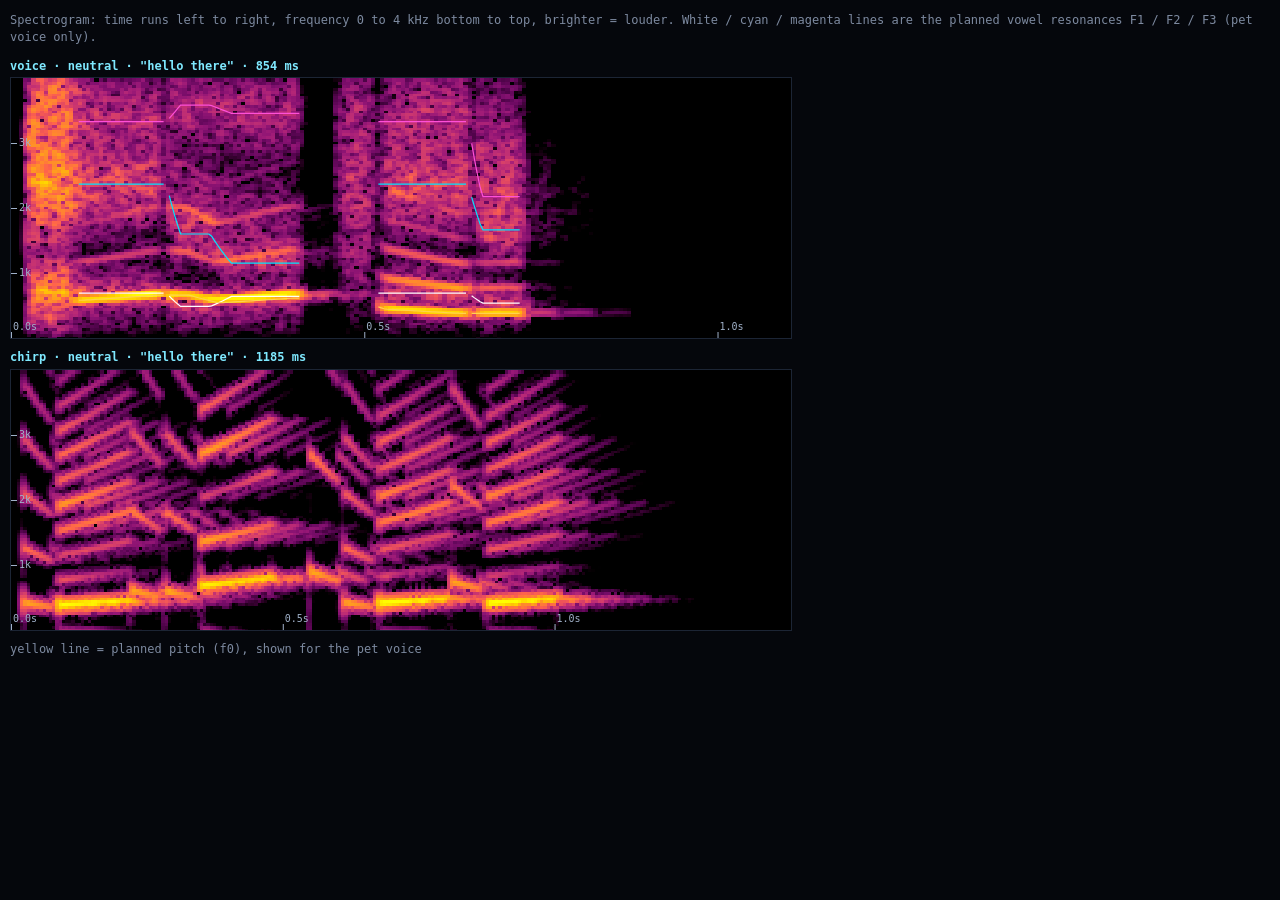
<file: tests/voice-spectro.html>
<!doctype html>
<html lang="en">
<head>
<meta charset="utf-8">
<title>Quark voice: spectrograms</title>
<style>
  body { background: #05070c; color: #cfe0f5; font: 12px/1.4 ui-monospace, Menlo, monospace; margin: 0; padding: 10px; }
  .panel { margin: 0 0 10px; }
  .panel h3 { margin: 0 0 3px; font-size: 12px; color: #7fe9ff; font-weight: 600; }
  canvas { display: block; width: 100%; max-width: 780px; background: #000; border: 1px solid #1c2535; }
  .legend { color: #7d8aa0; margin: 2px 0 12px; }
</style>
</head>
<body>
<div class="legend">Spectrogram: time runs left to right, frequency 0 to 4 kHz bottom to top, brighter = louder. White / cyan / magenta lines are the planned vowel resonances F1 / F2 / F3 (pet voice only).</div>
<div id="out"></div>
<script type="module">
import { createRobotVoice } from '../js/robotvoice.js';
const SR = 44100;
const q = new URLSearchParams(location.search);
// panels: "style|mood|text;style|mood|text"
const spec = (q.get('p') || 'voice|neutral|hello there;chirp|neutral|hello there').split(';').map((s) => s.split('|'));
const out = document.getElementById('out');
window.__spectro = { done: false, panels: [] };

function fft(re, im) {
  const n = re.length;
  for (let i = 1, j = 0; i < n; i++) { let bit = n >> 1; for (; j & bit; bit >>= 1) j ^= bit; j ^= bit; if (i < j) { [re[i], re[j]] = [re[j], re[i]]; [im[i], im[j]] = [im[j], im[i]]; } }
  for (let len = 2; len <= n; len <<= 1) {
    const ang = -2 * Math.PI / len, wr = Math.cos(ang), wi = Math.sin(ang), half = len >> 1;
    for (let i = 0; i < n; i += len) { let cr = 1, ci = 0; for (let k = 0; k < half; k++) { const a = i + k, b = a + half; const vr = re[b] * cr - im[b] * ci, vi = re[b] * ci + im[b] * cr; re[b] = re[a] - vr; im[b] = im[a] - vi; re[a] += vr; im[a] += vi; const nc = cr * wr - ci * wi; ci = cr * wi + ci * wr; cr = nc; } }
  }
}
const colour = (v) => { const t = Math.max(0, Math.min(1, v)); const r = Math.min(255, Math.round(255 * Math.pow(t, 0.8) * 1.4)), g = Math.round(255 * Math.pow(t, 2.2)), b = Math.round(160 * Math.sin(Math.PI * Math.min(1, t * 1.1)) * (1 - t * 0.6)); return `rgb(${r},${g},${b})`; };

async function panel([style, mood, text]) {
  const ctx = new OfflineAudioContext(1, SR * 6, SR);
  const v = createRobotVoice({ ctx, offline: true });
  v.setStyle(style);
  const ms = v.robotSpeak(text, { mood, intensity: 85 });
  const plan = v.plan(text, mood, 85);
  const buf = await ctx.startRendering();
  const x = buf.getChannelData(0);
  const dur = Math.min(5.9, ms / 1000 + 0.25), N = 1024, hop = 256, frames = Math.floor((dur * SR - N) / hop);
  const W = 780, H = 260, cv = document.createElement('canvas'); cv.width = W; cv.height = H;
  const c = cv.getContext('2d');
  const mags = [];
  let peak = 1e-9;
  for (let f = 0; f < frames; f++) {
    const re = new Float64Array(N), im = new Float64Array(N);
    for (let i = 0; i < N; i++) re[i] = (x[f * hop + i + Math.round(SR * 0.06)] || 0) * (0.5 - 0.5 * Math.cos(2 * Math.PI * i / (N - 1)));
    fft(re, im);
    const m = new Float64Array(N / 2); for (let i = 0; i < m.length; i++) { m[i] = Math.hypot(re[i], im[i]); if (m[i] > peak) peak = m[i]; }
    mags.push(m);
  }
  const maxBin = Math.floor(4000 * N / SR);
  for (let f = 0; f < frames; f++) {
    const x0 = Math.floor(f * W / frames), x1 = Math.ceil((f + 1) * W / frames);
    for (let b = 0; b < maxBin; b++) {
      const d = 20 * Math.log10(mags[f][b] / peak + 1e-9);                          // 0 dB at the loudest point, down to -60
      c.fillStyle = colour((d + 60) / 60);
      const y1 = H - Math.floor(b * H / maxBin), y0 = H - Math.ceil((b + 1) * H / maxBin);
      c.fillRect(x0, y0, x1 - x0, y1 - y0 + 1);
    }
  }
  if (plan.score) {
    const draw = (pts, col) => { c.strokeStyle = col; c.lineWidth = 1; c.beginPath(); let started = false; for (const [t, hz] of pts) { const X = (t / dur) * W, Y = H - (Math.min(4000, hz) / 4000) * H; if (!started) { c.moveTo(X, Y); started = true; } else c.lineTo(X, Y); } c.stroke(); };
    // only draw formants while the voice is on (otherwise the lines wander through silence)
    const on = (t) => { const p = plan.score.voice.p; let val = 0; for (let i = 0; i < p.length - 1; i++) if (t >= p[i][0] && t <= p[i + 1][0]) { val = p[i][1] + (p[i + 1][1] - p[i][1]) * (t - p[i][0]) / Math.max(1e-6, p[i + 1][0] - p[i][0]); } return val; };
    const track = (name) => plan.score[name].p;
    const lineOn = (pts, col) => { c.strokeStyle = col; c.lineWidth = 1.2; let pen = false; c.beginPath(); for (let t = 0; t < dur; t += 0.004) { let hz = pts[0][1]; for (let i = 0; i < pts.length - 1; i++) if (t >= pts[i][0] && t <= pts[i + 1][0]) { const k = (t - pts[i][0]) / Math.max(1e-6, pts[i + 1][0] - pts[i][0]); hz = pts[i][1] * Math.pow(pts[i + 1][1] / pts[i][1], k); } const vis = on(t) > 0.05 * 1; const X = (t / dur) * W, Y = H - (Math.min(4000, hz) / 4000) * H; if (vis) { if (!pen) { c.moveTo(X, Y); pen = true; } else c.lineTo(X, Y); } else pen = false; } c.stroke(); };
    lineOn(track('F1'), '#ffffff'); lineOn(track('F2'), '#00e5ff'); lineOn(track('F3'), '#ff4fd8');
    lineOn(plan.score.f0.p, '#ffd34d');
  }
  c.fillStyle = '#9fb0c8'; c.font = '10px monospace';
  for (const hz of [1000, 2000, 3000]) { const Y = H - (hz / 4000) * H; c.fillRect(0, Y, 6, 1); c.fillText(hz / 1000 + 'k', 8, Y + 3); }
  for (let s = 0; s < dur; s += 0.5) { const X = (s / dur) * W; c.fillRect(X, H - 6, 1, 6); c.fillText(s.toFixed(1) + 's', X + 2, H - 8); }
  const wrap = document.createElement('div'); wrap.className = 'panel';
  wrap.innerHTML = `<h3>${style} · ${mood} · "${text}" · ${ms} ms</h3>`; wrap.appendChild(cv); out.appendChild(wrap);
  window.__spectro.panels.push({ style, mood, text, ms });
}
for (const s of spec) await panel(s);
out.insertAdjacentHTML('beforeend', '<div class="legend">yellow line = planned pitch (f0), shown for the pet voice</div>');
window.__spectro.done = true;
</script>
</body>
</html>
</file>
